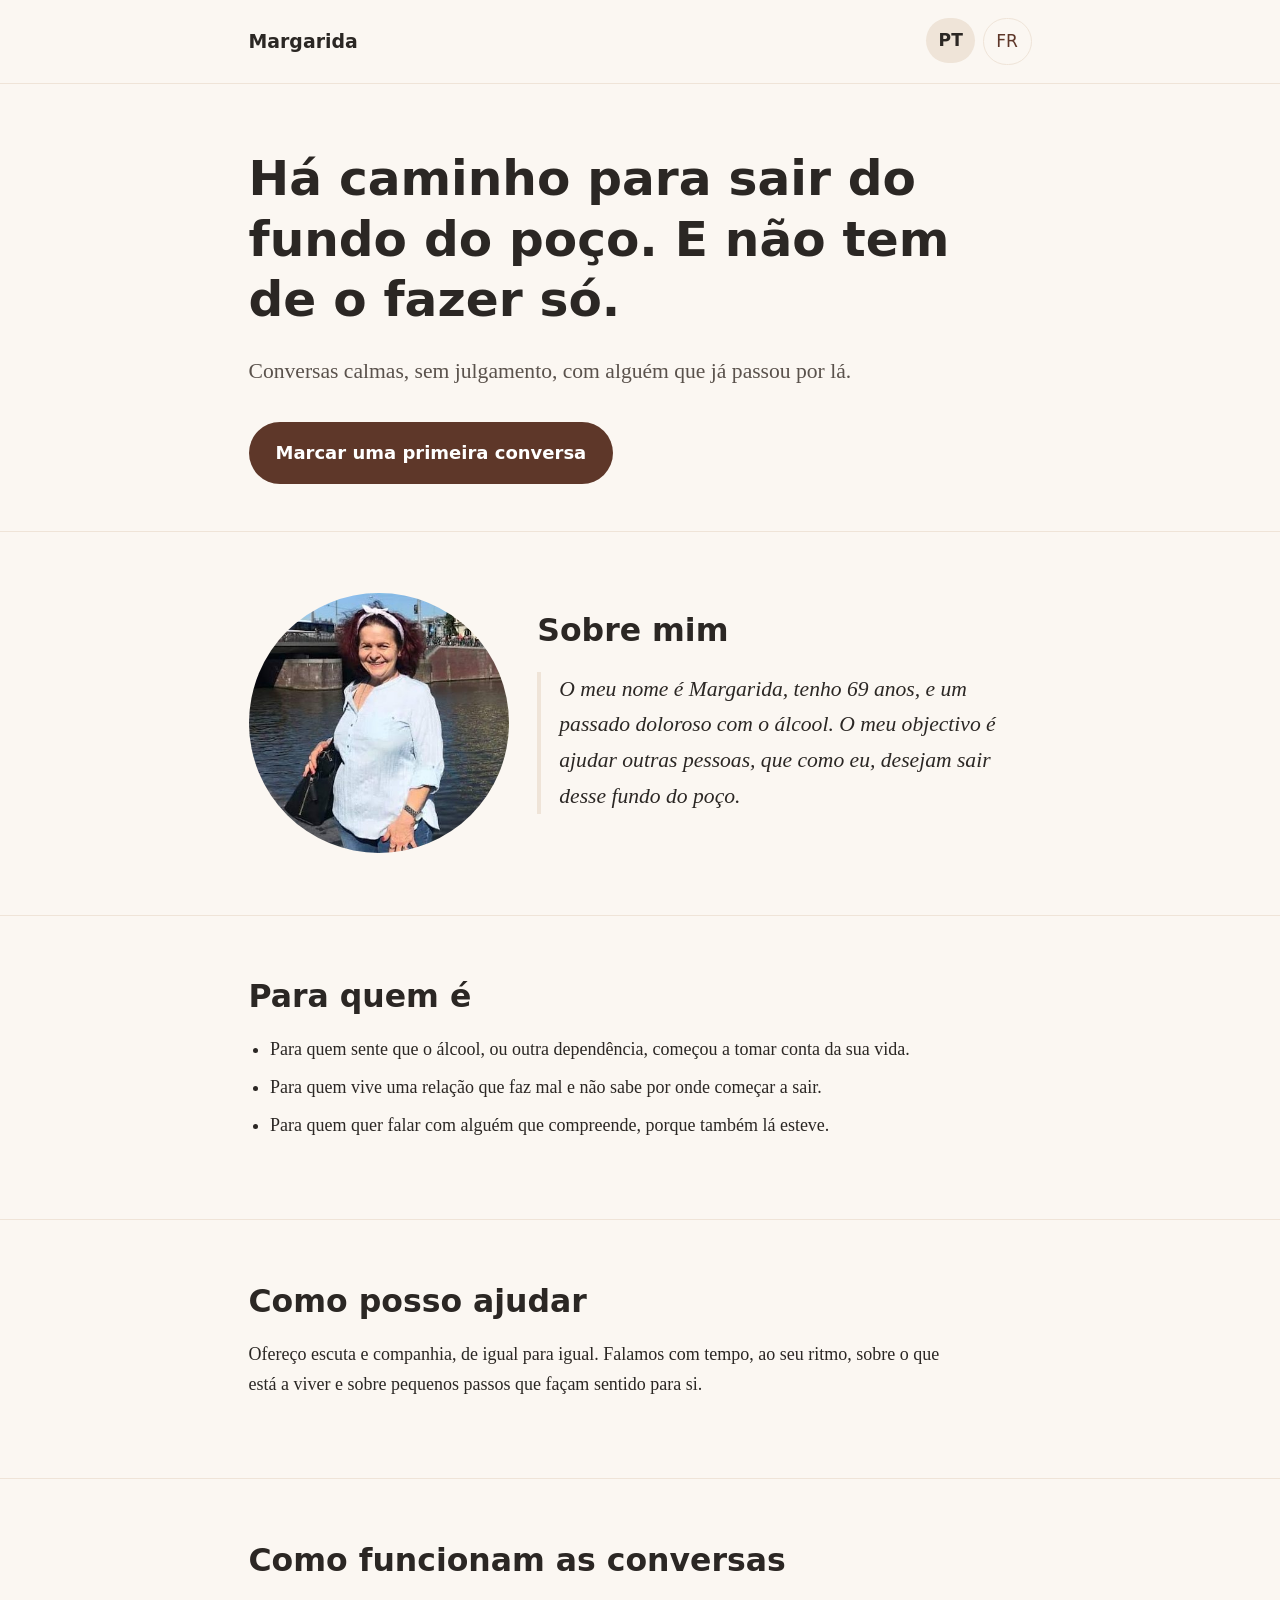
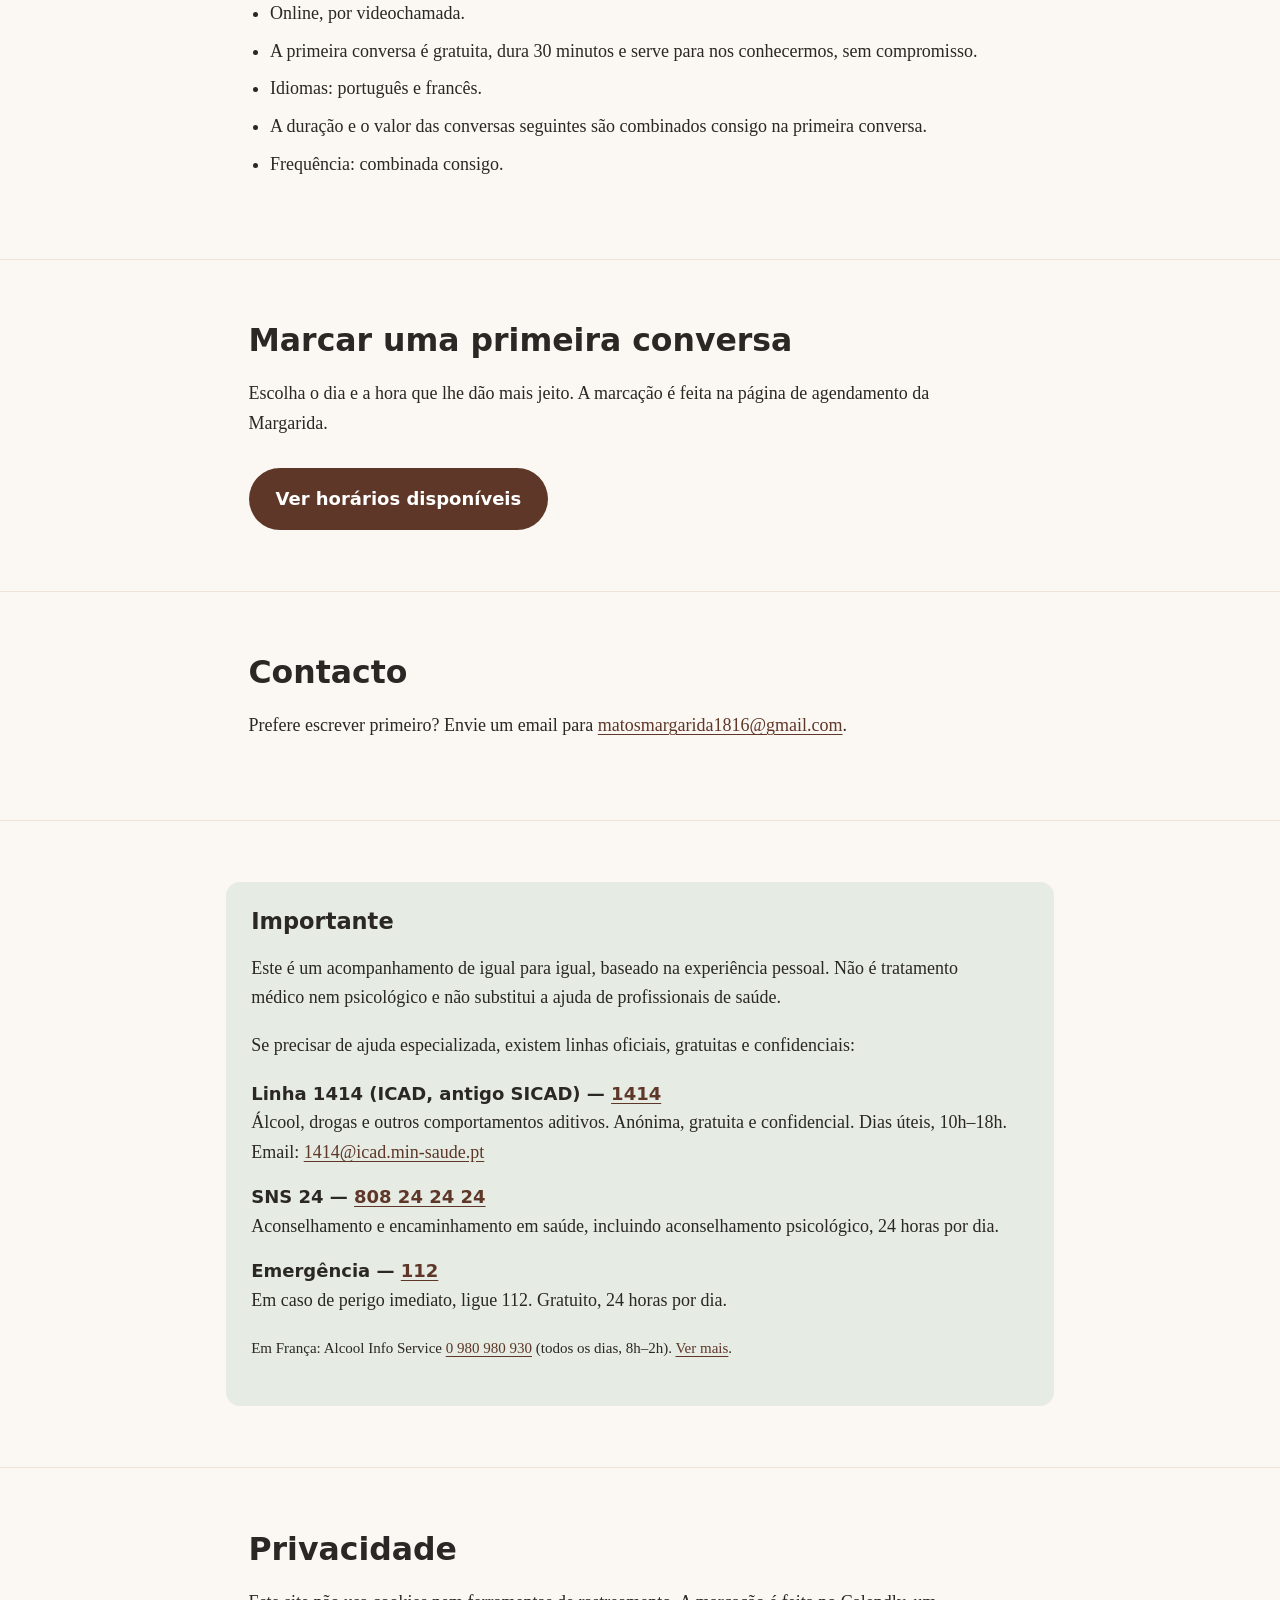
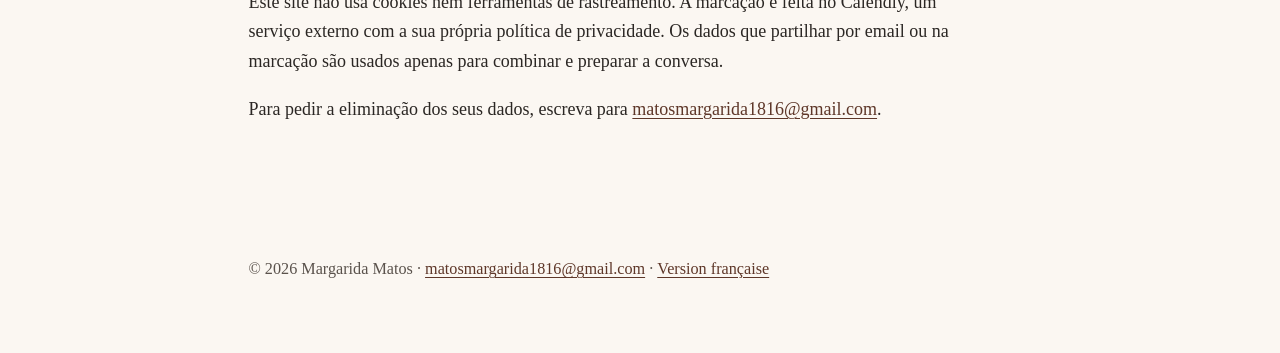
<file: index.html>
<!doctype html>
<html lang="pt-PT">
<head>
<meta charset="utf-8">
<meta name="viewport" content="width=device-width, initial-scale=1">
<title>Margarida</title>
<meta http-equiv="refresh" content="0; url=pt/">
<link rel="canonical" href="pt/">
<link rel="alternate" hreflang="pt" href="pt/">
<link rel="alternate" hreflang="fr" href="fr/">
<link rel="stylesheet" href="assets/style.css">
</head>
<body>
<main class="wrap" style="padding:3rem 1.25rem">
  <p><a href="pt/" lang="pt">Português</a> · <a href="fr/" lang="fr" hreflang="fr">Français</a></p>
</main>
</body>
</html>
</file>
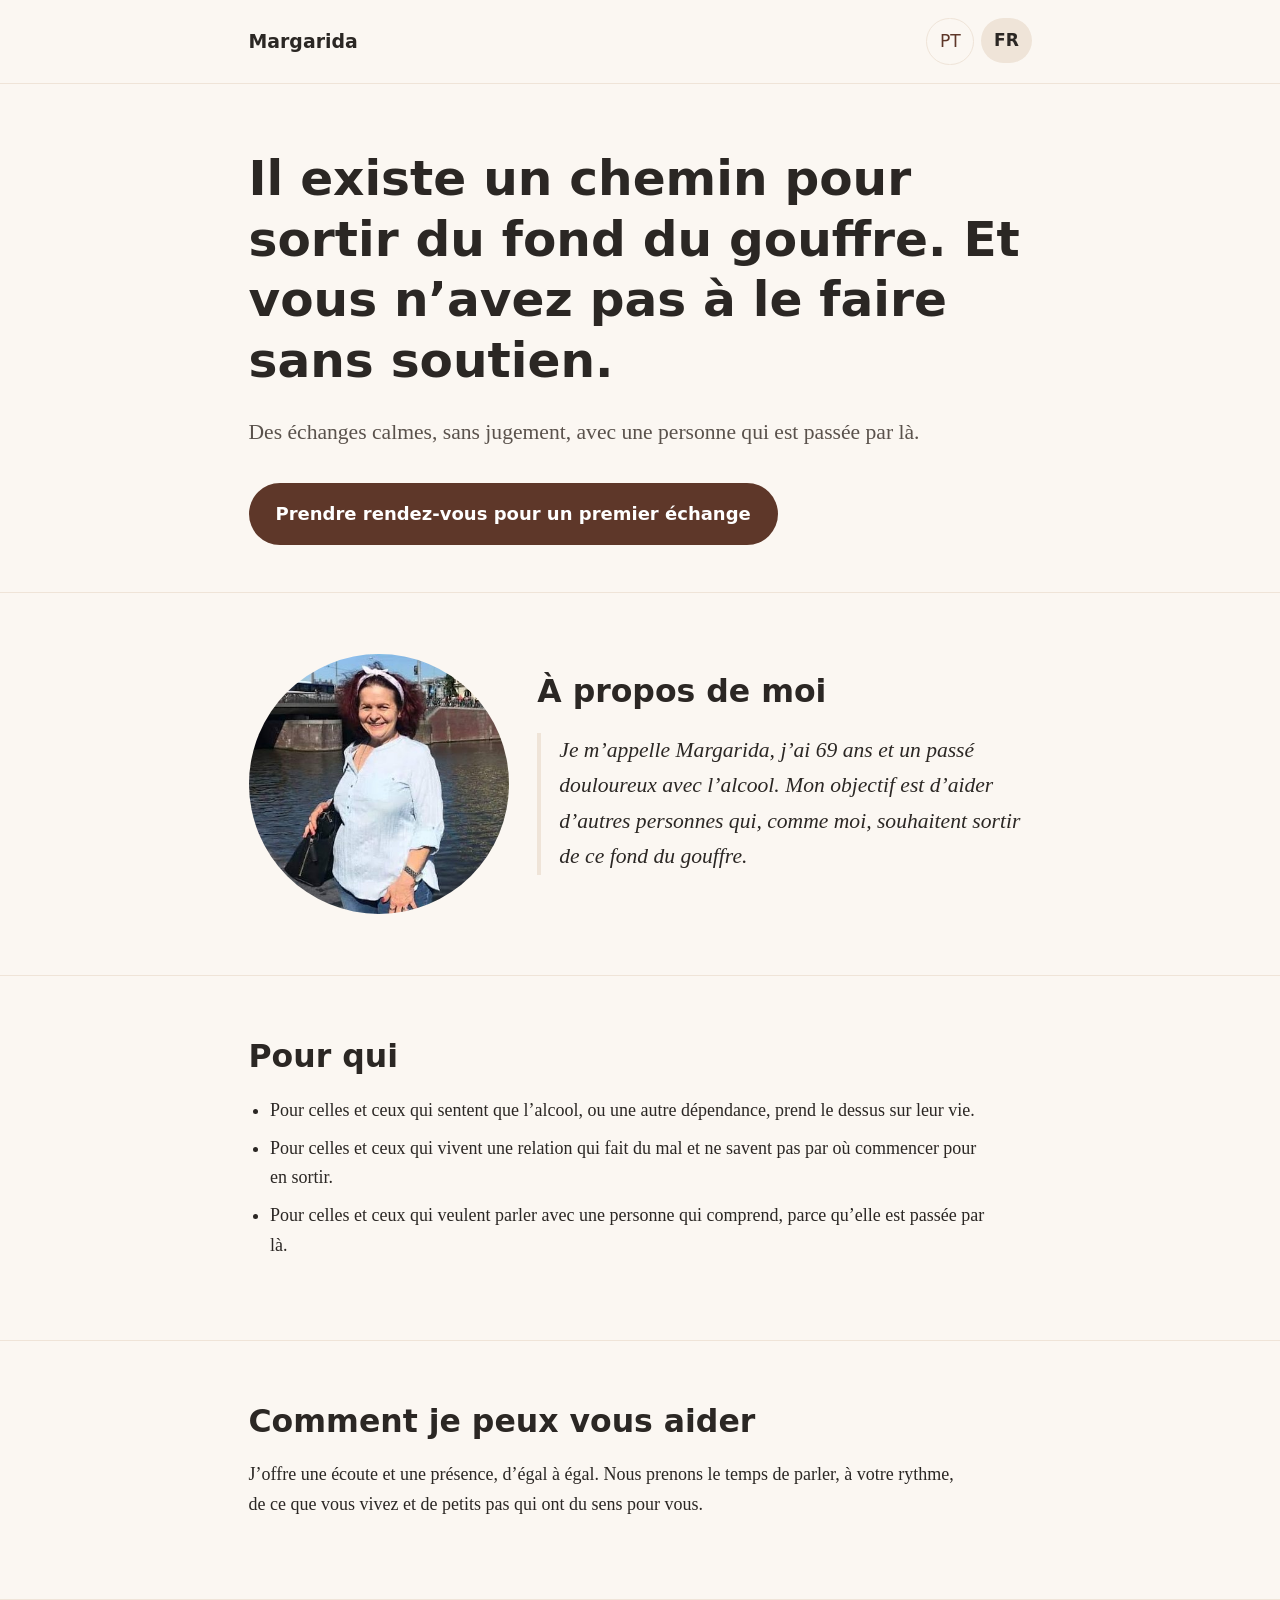
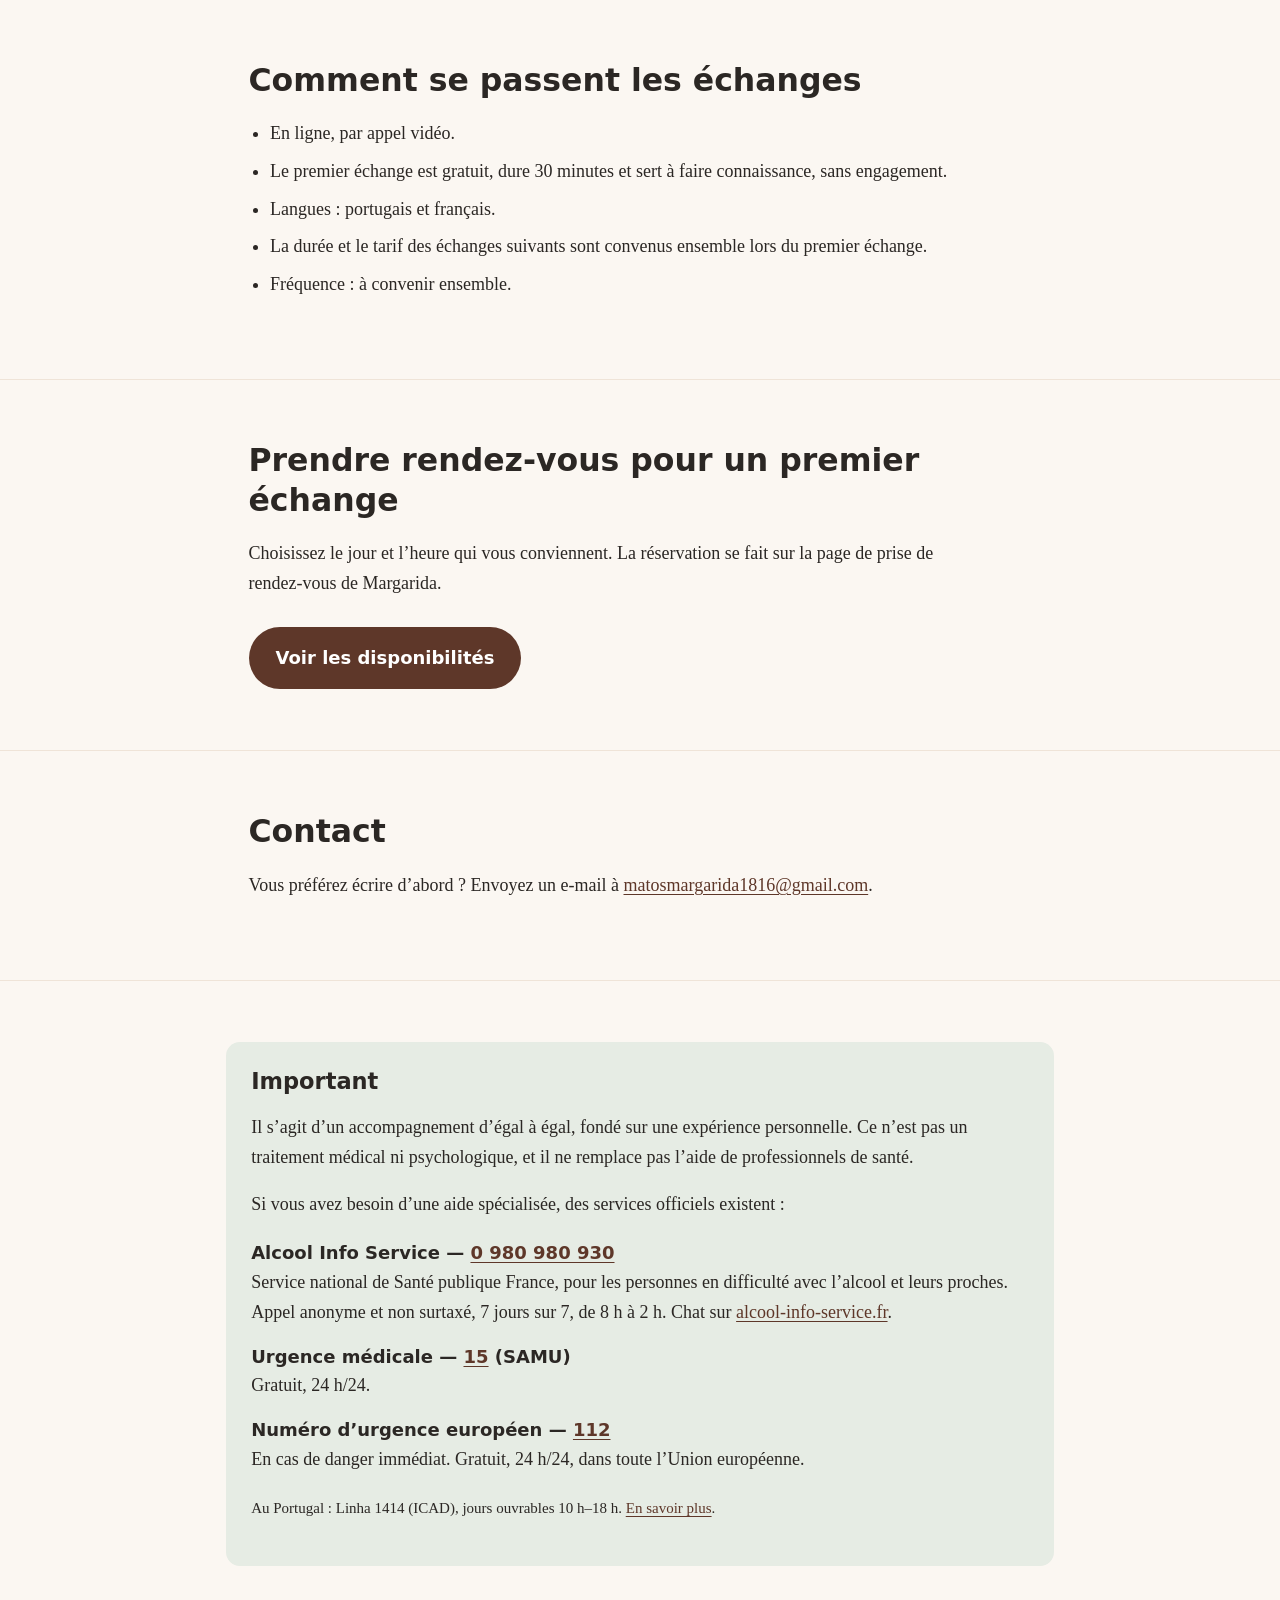
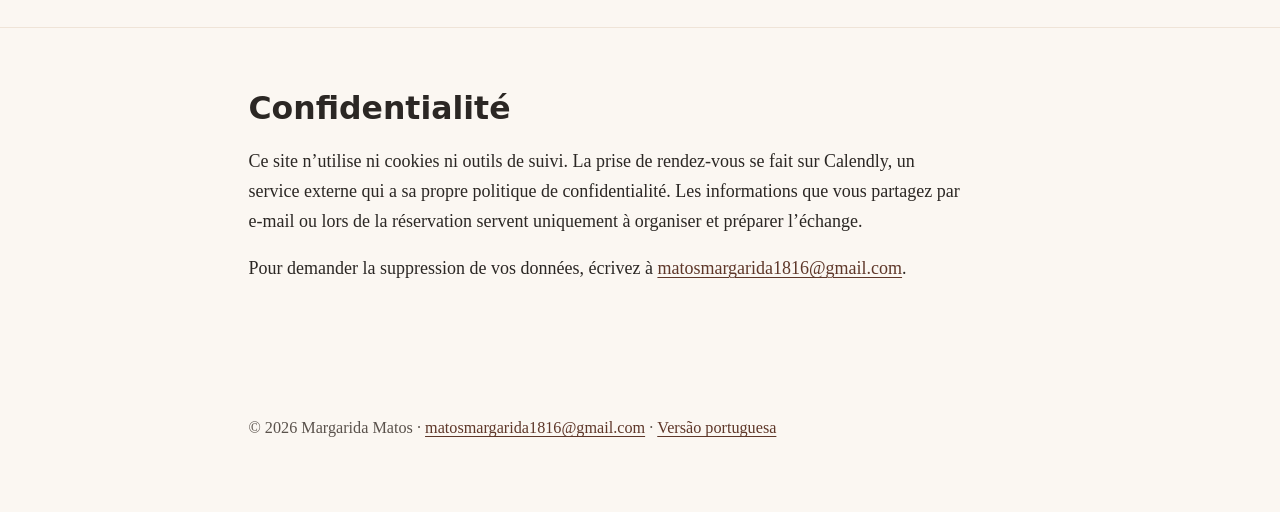
<file: fr/index.html>
<!doctype html>
<html lang="fr-FR">
<head>
<meta charset="utf-8">
<meta name="viewport" content="width=device-width, initial-scale=1">
<title>Margarida — Accompagnement pour sortir des dépendances qui font du mal</title>
<meta name="description" content="Margarida, 69 ans, a connu le fond du gouffre. Aujourd’hui, elle accompagne d’égal à égal celles et ceux qui souhaitent sortir d’une dépendance ou d’une relation qui fait du mal. Échanges en ligne, en portugais et en français.">
<link rel="alternate" hreflang="pt" href="../pt/">
<link rel="alternate" hreflang="fr" href="../fr/">
<link rel="alternate" hreflang="x-default" href="../pt/">
<meta property="og:type" content="website">
<meta property="og:locale" content="fr_FR">
<meta property="og:locale:alternate" content="pt_PT">
<meta property="og:title" content="Margarida — Il existe un chemin pour sortir du fond du gouffre">
<meta property="og:description" content="Un accompagnement d’égal à égal pour celles et ceux qui souhaitent sortir d’une dépendance ou d’une relation qui fait du mal.">
<meta property="og:image" content="https://jaurusnow.github.io/margarida/assets/margarida-square.jpg">
<meta property="og:image:alt" content="Margarida, souriante, au bord d’un canal par une journée ensoleillée.">
<link rel="stylesheet" href="../assets/style.css">
</head>
<body>
<a class="skip" href="#contenu">Aller au contenu</a>
<header class="site">
  <div class="wrap">
    <a class="brand" href="./">Margarida</a>
    <nav aria-label="Langue">
      <ul class="lang">
        <li><a href="../pt/" hreflang="pt" lang="pt">PT <span class="visually-hidden">— Português</span></a></li>
        <li><span aria-current="page" lang="fr">FR</span></li>
      </ul>
    </nav>
  </div>
</header>

<main id="contenu">
  <section class="hero" aria-labelledby="titre">
    <div class="wrap">
      <h1 id="titre">Il existe un chemin pour sortir du fond du gouffre. Et vous n’avez pas à le faire sans soutien.</h1>
      <p class="lead">Des échanges calmes, sans jugement, avec une personne qui est passée par là.</p>
      <a class="btn" href="#rdv">Prendre rendez-vous pour un premier échange</a>
    </div>
  </section>

  <section id="a-propos" aria-labelledby="a-propos-t">
    <div class="wrap about">
      <img src="../assets/margarida-square.jpg" width="420" height="420"
           alt="Margarida, souriante, en chemise bleu clair et bandeau dans les cheveux, au bord d’un canal par une journée ensoleillée.">
      <div>
        <h2 id="a-propos-t">À propos de moi</h2>
        <blockquote>
          <p>Je m’appelle Margarida, j’ai 69 ans et un passé douloureux avec l’alcool. Mon objectif est d’aider d’autres personnes qui, comme moi, souhaitent sortir de ce fond du gouffre.</p>
        </blockquote>
      </div>
    </div>
  </section>

  <section id="pour-qui" aria-labelledby="pour-qui-t">
    <div class="wrap">
      <h2 id="pour-qui-t">Pour qui</h2>
      <ul class="soft">
        <li>Pour celles et ceux qui sentent que l’alcool, ou une autre dépendance, prend le dessus sur leur vie.</li>
        <li>Pour celles et ceux qui vivent une relation qui fait du mal et ne savent pas par où commencer pour en sortir.</li>
        <li>Pour celles et ceux qui veulent parler avec une personne qui comprend, parce qu’elle est passée par là.</li>
      </ul>
    </div>
  </section>

  <section id="comment" aria-labelledby="comment-t">
    <div class="wrap">
      <h2 id="comment-t">Comment je peux vous aider</h2>
      <p>J’offre une écoute et une présence, d’égal à égal. Nous prenons le temps de parler, à votre rythme, de ce que vous vivez et de petits pas qui ont du sens pour vous.</p>
    </div>
  </section>

  <section id="seances" aria-labelledby="seances-t">
    <div class="wrap">
      <h2 id="seances-t">Comment se passent les échanges</h2>
      <ul class="soft">
        <li>En ligne, par appel vidéo.</li>
        <li>Le premier échange est gratuit, dure 30 minutes et sert à faire connaissance, sans engagement.</li>
        <li>Langues : portugais et français.</li>
        <li>La durée et le tarif des échanges suivants sont convenus ensemble lors du premier échange.</li>
        <li>Fréquence : à convenir ensemble.</li>
      </ul>
    </div>
  </section>

  <section id="rdv" aria-labelledby="rdv-t">
    <div class="wrap">
      <h2 id="rdv-t">Prendre rendez-vous pour un premier échange</h2>
      <p>Choisissez le jour et l’heure qui vous conviennent. La réservation se fait sur la page de prise de rendez-vous de Margarida.</p>
      <a class="btn" href="https://calendly.com/matosmargarida1816/primeira-conversa-premier-echange" rel="noopener" target="_blank">Voir les disponibilités<span class="visually-hidden"> (s’ouvre dans une nouvelle fenêtre)</span></a>
    </div>
  </section>

  <section id="contact" aria-labelledby="contact-t">
    <div class="wrap">
      <h2 id="contact-t">Contact</h2>
      <p>Vous préférez écrire d’abord ? Envoyez un e-mail à
        <a href="mailto:matosmargarida1816@gmail.com">matosmargarida1816@gmail.com</a>.</p>
    </div>
  </section>

  <section id="important" aria-labelledby="important-t">
    <div class="wrap note">
      <h2 id="important-t">Important</h2>
      <p>Il s’agit d’un accompagnement d’égal à égal, fondé sur une expérience personnelle. Ce n’est pas un traitement médical ni psychologique, et il ne remplace pas l’aide de professionnels de santé.</p>
      <p>Si vous avez besoin d’une aide spécialisée, des services officiels existent :</p>
      <dl>
        <dt>Alcool Info Service — <a href="tel:+33980980930">0 980 980 930</a></dt>
        <dd>Service national de Santé publique France, pour les personnes en difficulté avec l’alcool et leurs proches. Appel anonyme et non surtaxé, 7 jours sur 7, de 8 h à 2 h. Chat sur <a href="https://www.alcool-info-service.fr/" rel="noopener">alcool-info-service.fr</a>.</dd>
        <dt>Urgence médicale — <a href="tel:15">15</a> (SAMU)</dt>
        <dd>Gratuit, 24 h/24.</dd>
        <dt>Numéro d’urgence européen — <a href="tel:112">112</a></dt>
        <dd>En cas de danger immédiat. Gratuit, 24 h/24, dans toute l’Union européenne.</dd>
      </dl>
      <p><small>Au Portugal : Linha 1414 (ICAD), jours ouvrables 10 h–18 h. <a href="../pt/#importante" hreflang="pt">En savoir plus</a>.</small></p>
    </div>
  </section>

  <section id="confidentialite" aria-labelledby="confidentialite-t">
    <div class="wrap">
      <h2 id="confidentialite-t">Confidentialité</h2>
      <p>Ce site n’utilise ni cookies ni outils de suivi. La prise de rendez-vous se fait sur Calendly, un service externe qui a sa propre politique de confidentialité. Les informations que vous partagez par e-mail ou lors de la réservation servent uniquement à organiser et préparer l’échange.</p>
      <p>Pour demander la suppression de vos données, écrivez à <a href="mailto:matosmargarida1816@gmail.com">matosmargarida1816@gmail.com</a>.</p>
    </div>
  </section>
</main>

<footer>
  <div class="wrap">
    <p>© 2026 Margarida Matos · <a href="mailto:matosmargarida1816@gmail.com">matosmargarida1816@gmail.com</a> · <a href="../pt/" hreflang="pt" lang="pt">Versão portuguesa</a></p>
  </div>
</footer>
</body>
</html>
</file>
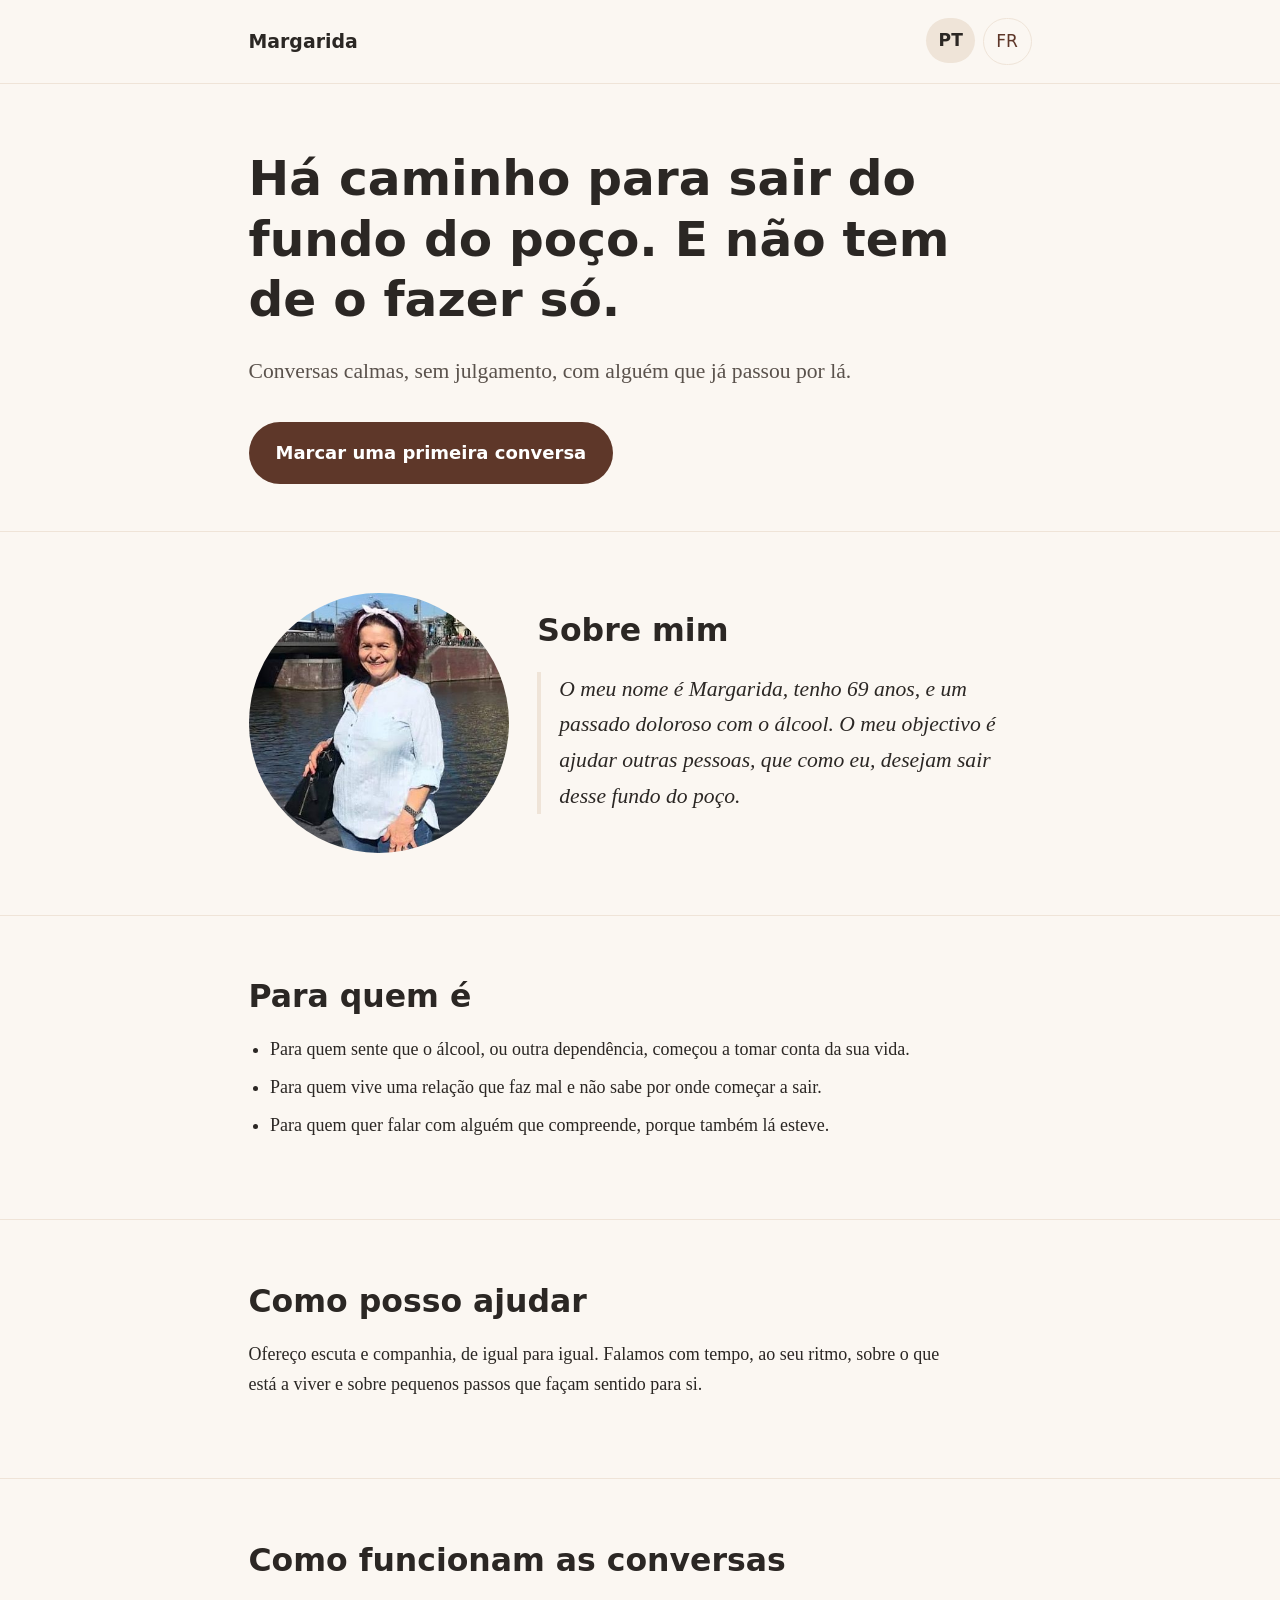
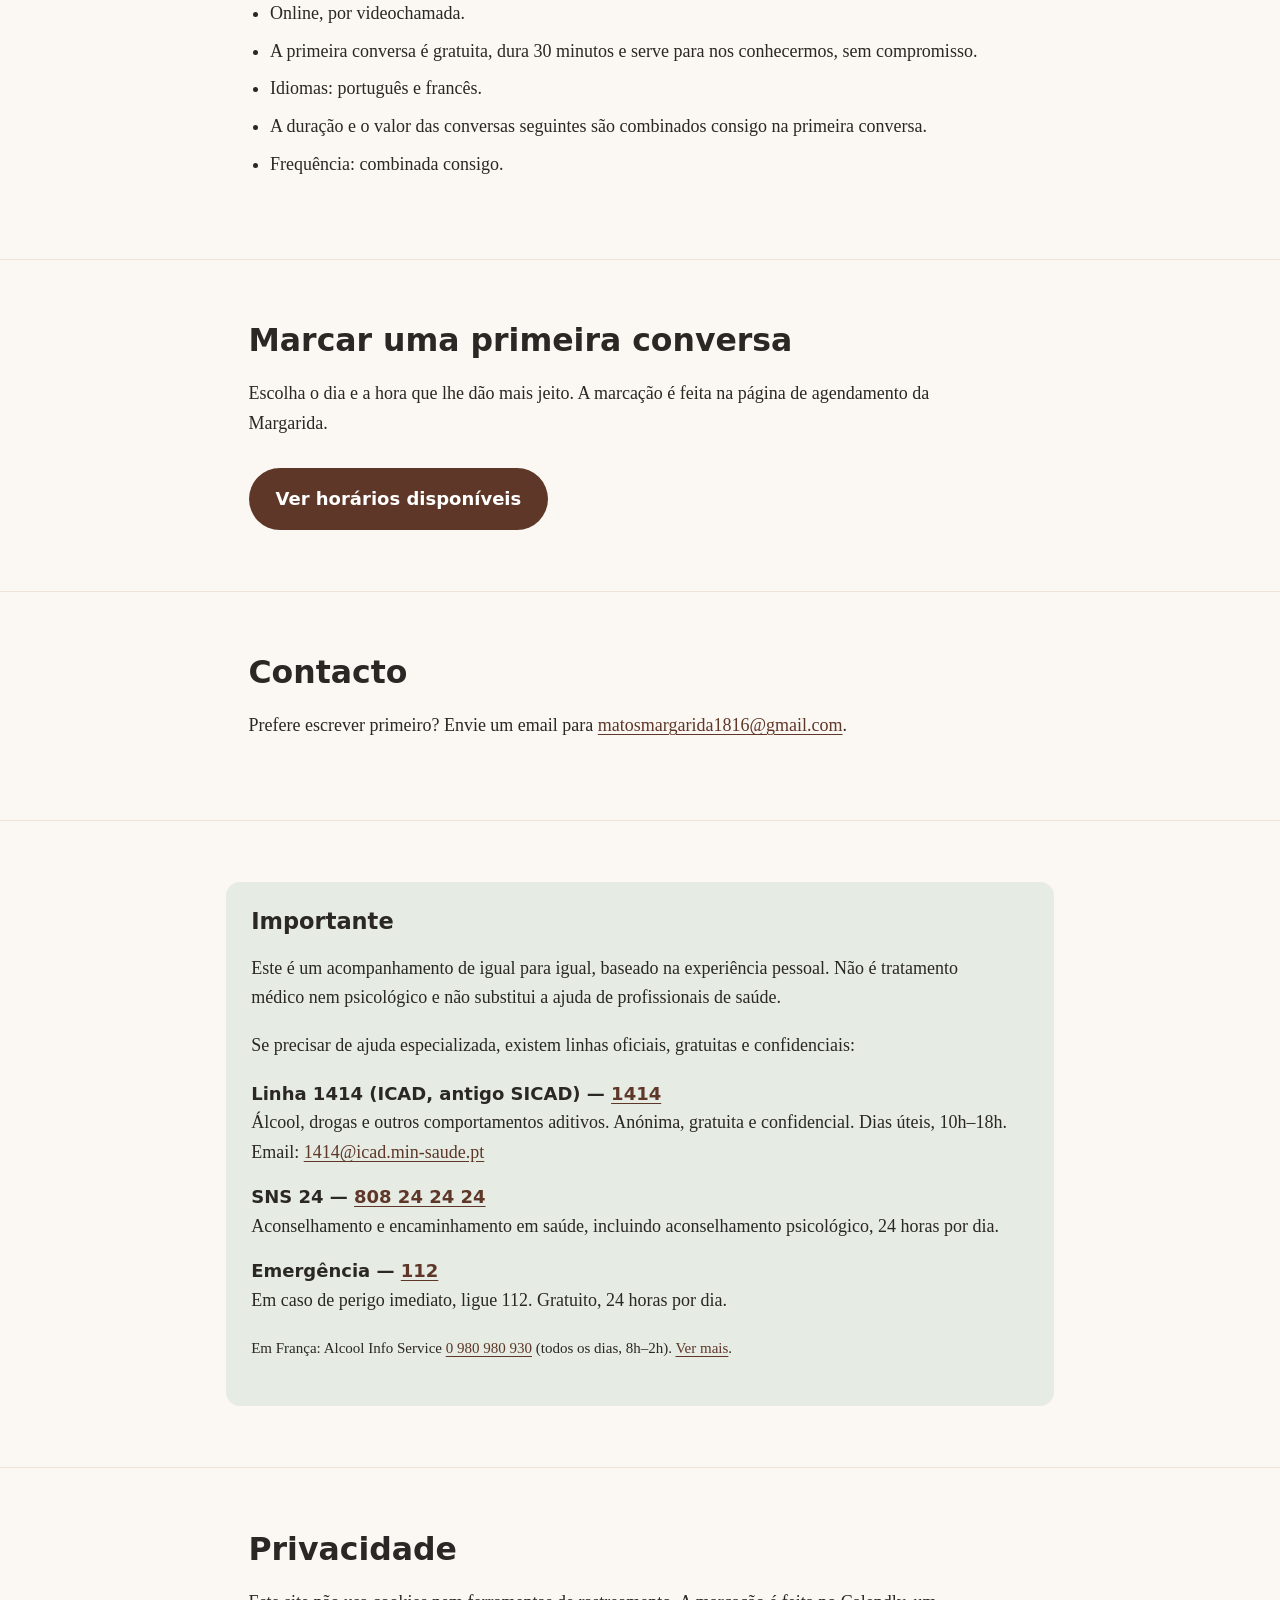
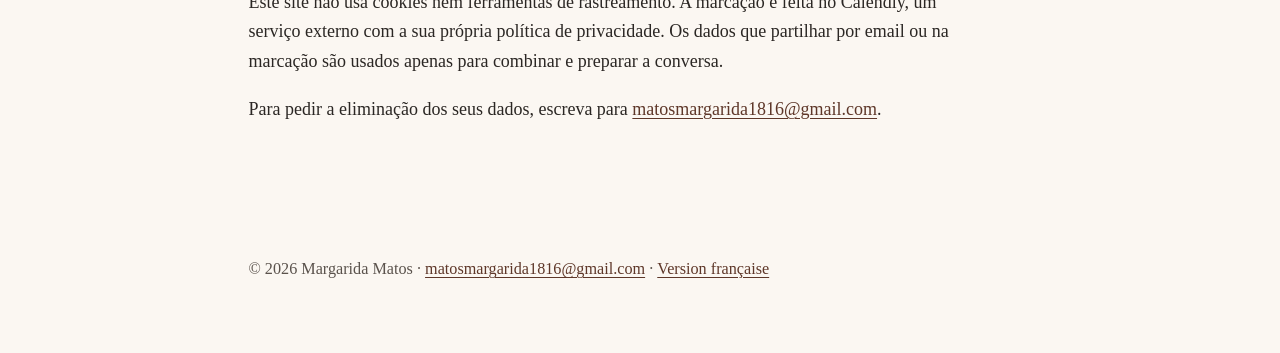
<file: pt/index.html>
<!doctype html>
<html lang="pt-PT">
<head>
<meta charset="utf-8">
<meta name="viewport" content="width=device-width, initial-scale=1">
<title>Margarida — Acompanhamento para sair de dependências que fazem mal</title>
<meta name="description" content="Margarida, 69 anos, conhece o fundo do poço. Hoje acompanha, de igual para igual, quem deseja sair de uma dependência ou relação que faz mal. Conversas online, em português e francês.">
<link rel="alternate" hreflang="pt" href="../pt/">
<link rel="alternate" hreflang="fr" href="../fr/">
<link rel="alternate" hreflang="x-default" href="../pt/">
<meta property="og:type" content="website">
<meta property="og:locale" content="pt_PT">
<meta property="og:locale:alternate" content="fr_FR">
<meta property="og:title" content="Margarida — Há caminho para sair do fundo do poço">
<meta property="og:description" content="Acompanhamento de igual para igual para quem deseja sair de uma dependência ou relação que faz mal.">
<meta property="og:image" content="https://jaurusnow.github.io/margarida/assets/margarida-square.jpg">
<meta property="og:image:alt" content="Margarida, sorridente, junto a um canal num dia de sol.">
<link rel="stylesheet" href="../assets/style.css">
</head>
<body>
<a class="skip" href="#conteudo">Saltar para o conteúdo</a>
<header class="site">
  <div class="wrap">
    <a class="brand" href="./">Margarida</a>
    <nav aria-label="Idioma">
      <ul class="lang">
        <li><span aria-current="page" lang="pt">PT</span></li>
        <li><a href="../fr/" hreflang="fr" lang="fr">FR <span class="visually-hidden">— Français</span></a></li>
      </ul>
    </nav>
  </div>
</header>

<main id="conteudo">
  <section class="hero" aria-labelledby="titulo">
    <div class="wrap">
      <h1 id="titulo">Há caminho para sair do fundo do poço. E não tem de o fazer só.</h1>
      <p class="lead">Conversas calmas, sem julgamento, com alguém que já passou por lá.</p>
      <a class="btn" href="#marcar">Marcar uma primeira conversa</a>
    </div>
  </section>

  <section id="sobre" aria-labelledby="sobre-t">
    <div class="wrap about">
      <img src="../assets/margarida-square.jpg" width="420" height="420"
           alt="Margarida, sorridente, de camisa azul-clara e fita no cabelo, junto a um canal num dia de sol.">
      <div>
        <h2 id="sobre-t">Sobre mim</h2>
        <blockquote>
          <p>O meu nome é Margarida, tenho 69 anos, e um passado doloroso com o álcool. O meu objectivo é ajudar outras pessoas, que como eu, desejam sair desse fundo do poço.</p>
        </blockquote>
      </div>
    </div>
  </section>

  <section id="para-quem" aria-labelledby="para-quem-t">
    <div class="wrap">
      <h2 id="para-quem-t">Para quem é</h2>
      <ul class="soft">
        <li>Para quem sente que o álcool, ou outra dependência, começou a tomar conta da sua vida.</li>
        <li>Para quem vive uma relação que faz mal e não sabe por onde começar a sair.</li>
        <li>Para quem quer falar com alguém que compreende, porque também lá esteve.</li>
      </ul>
    </div>
  </section>

  <section id="como" aria-labelledby="como-t">
    <div class="wrap">
      <h2 id="como-t">Como posso ajudar</h2>
      <p>Ofereço escuta e companhia, de igual para igual. Falamos com tempo, ao seu ritmo, sobre o que está a viver e sobre pequenos passos que façam sentido para si.</p>
    </div>
  </section>

  <section id="sessoes" aria-labelledby="sessoes-t">
    <div class="wrap">
      <h2 id="sessoes-t">Como funcionam as conversas</h2>
      <ul class="soft">
        <li>Online, por videochamada.</li>
        <li>A primeira conversa é gratuita, dura 30 minutos e serve para nos conhecermos, sem compromisso.</li>
        <li>Idiomas: português e francês.</li>
        <li>A duração e o valor das conversas seguintes são combinados consigo na primeira conversa.</li>
        <li>Frequência: combinada consigo.</li>
      </ul>
    </div>
  </section>

  <section id="marcar" aria-labelledby="marcar-t">
    <div class="wrap">
      <h2 id="marcar-t">Marcar uma primeira conversa</h2>
      <p>Escolha o dia e a hora que lhe dão mais jeito. A marcação é feita na página de agendamento da Margarida.</p>
      <a class="btn" href="https://calendly.com/matosmargarida1816/primeira-conversa-premier-echange" rel="noopener" target="_blank">Ver horários disponíveis<span class="visually-hidden"> (abre numa nova janela)</span></a>
    </div>
  </section>

  <section id="contacto" aria-labelledby="contacto-t">
    <div class="wrap">
      <h2 id="contacto-t">Contacto</h2>
      <p>Prefere escrever primeiro? Envie um email para
        <a href="mailto:matosmargarida1816@gmail.com">matosmargarida1816@gmail.com</a>.</p>
    </div>
  </section>

  <section id="importante" aria-labelledby="importante-t">
    <div class="wrap note">
      <h2 id="importante-t">Importante</h2>
      <p>Este é um acompanhamento de igual para igual, baseado na experiência pessoal. Não é tratamento médico nem psicológico e não substitui a ajuda de profissionais de saúde.</p>
      <p>Se precisar de ajuda especializada, existem linhas oficiais, gratuitas e confidenciais:</p>
      <dl>
        <dt>Linha 1414 (ICAD, antigo SICAD) — <a href="tel:1414">1414</a></dt>
        <dd>Álcool, drogas e outros comportamentos aditivos. Anónima, gratuita e confidencial. Dias úteis, 10h–18h. Email: <a href="mailto:1414@icad.min-saude.pt">1414@icad.min-saude.pt</a></dd>
        <dt>SNS 24 — <a href="tel:+351808242424">808 24 24 24</a></dt>
        <dd>Aconselhamento e encaminhamento em saúde, incluindo aconselhamento psicológico, 24 horas por dia.</dd>
        <dt>Emergência — <a href="tel:112">112</a></dt>
        <dd>Em caso de perigo imediato, ligue 112. Gratuito, 24 horas por dia.</dd>
      </dl>
      <p><small>Em França: Alcool Info Service <a href="tel:+33980980930">0 980 980 930</a> (todos os dias, 8h–2h). <a href="../fr/#important" hreflang="fr">Ver mais</a>.</small></p>
    </div>
  </section>

  <section id="privacidade" aria-labelledby="privacidade-t">
    <div class="wrap">
      <h2 id="privacidade-t">Privacidade</h2>
      <p>Este site não usa cookies nem ferramentas de rastreamento. A marcação é feita no Calendly, um serviço externo com a sua própria política de privacidade. Os dados que partilhar por email ou na marcação são usados apenas para combinar e preparar a conversa.</p>
      <p>Para pedir a eliminação dos seus dados, escreva para <a href="mailto:matosmargarida1816@gmail.com">matosmargarida1816@gmail.com</a>.</p>
    </div>
  </section>
</main>

<footer>
  <div class="wrap">
    <p>© 2026 Margarida Matos · <a href="mailto:matosmargarida1816@gmail.com">matosmargarida1816@gmail.com</a> · <a href="../fr/" hreflang="fr" lang="fr">Version française</a></p>
  </div>
</footer>
</body>
</html>
</file>
<file: assets/style.css>
/* Margarida — draft stylesheet. System fonts only, no external requests. */
:root{
  --bg:#fbf7f2; --surface:#ffffff; --text:#2b2724; --muted:#5a524c;
  --accent:#7a4a3a; --accent-dark:#5e3729; --soft:#efe4d8; --sage:#e6ece4;
  --todo-bg:#fff3c4; --todo-text:#5c4700; --radius:14px; --maxw:46rem;
}
*{box-sizing:border-box}
html{font-size:112.5%; -webkit-text-size-adjust:100%}
body{margin:0;background:var(--bg);color:var(--text);
  font-family:Georgia,"Iowan Old Style","Palatino Linotype",Palatino,"Times New Roman",serif;
  line-height:1.65}
h1,h2,h3{font-family:system-ui,-apple-system,"Segoe UI",Roboto,"Helvetica Neue",Arial,sans-serif;line-height:1.25;color:var(--text)}
h1{font-size:clamp(1.9rem,5vw,2.7rem);margin:.2em 0 .5em;font-weight:600}
h2{font-size:clamp(1.35rem,3.4vw,1.75rem);margin:0 0 .6em;font-weight:600}
p,li{max-width:40rem}
a{color:var(--accent-dark);text-underline-offset:.18em}
a:hover{color:var(--accent)}
:focus-visible{outline:3px solid var(--accent);outline-offset:3px;border-radius:4px}
.skip{position:absolute;left:-999px;top:0;background:#fff;padding:.6rem 1rem;z-index:10}
.skip:focus{left:1rem;top:1rem}
.wrap{max-width:var(--maxw);margin:0 auto;padding:0 1.25rem}
header.site{padding:1rem 0;border-bottom:1px solid var(--soft)}
header.site .wrap{display:flex;justify-content:space-between;align-items:center;gap:1rem;flex-wrap:wrap}
.brand{font-family:system-ui,-apple-system,"Segoe UI",Roboto,Arial,sans-serif;font-weight:600;font-size:1.05rem;text-decoration:none;color:var(--text)}
.lang{display:flex;gap:.4rem;list-style:none;margin:0;padding:0;font-family:system-ui,sans-serif;font-size:.95rem}
.lang a,.lang span{display:inline-block;padding:.35rem .7rem;border-radius:999px;text-decoration:none;min-height:44px;line-height:1.9}
.lang span[aria-current]{background:var(--soft);font-weight:600}
.lang a{border:1px solid var(--soft)}
section{padding:2.6rem 0;border-bottom:1px solid var(--soft)}
section:last-of-type{border-bottom:0}
.hero{padding:3rem 0 2.6rem}
.hero .lead{font-size:1.2rem;color:var(--muted)}
.btn{display:inline-block;background:var(--accent-dark);color:#fff;text-decoration:none;
  font-family:system-ui,sans-serif;font-weight:600;padding:.9rem 1.5rem;border-radius:999px;min-height:48px;margin-top:.6rem}
.btn:hover{background:var(--accent);color:#fff}
.about{display:grid;gap:1.6rem;align-items:center}
.about img{width:100%;max-width:260px;height:auto;border-radius:50%;display:block}
blockquote{margin:0;font-size:1.2rem;font-style:italic;border-left:4px solid var(--soft);padding-left:1rem}
ul.soft{padding-left:1.2rem} ul.soft li{margin:.45rem 0}
.card{background:var(--surface);border-radius:var(--radius);padding:1.3rem 1.4rem;border:1px solid var(--soft)}
.note{background:var(--sage);border-radius:var(--radius);padding:1.4rem}
.note h2{font-size:1.25rem}
.note dl{margin:0} .note dt{font-weight:700;margin-top:.8rem;font-family:system-ui,sans-serif}
.note dd{margin:0}
.todo{background:var(--todo-bg);color:var(--todo-text);font-family:system-ui,sans-serif;font-size:.85em;padding:.05em .35em;border-radius:4px;font-style:normal}
.draft-banner{background:var(--todo-bg);color:var(--todo-text);text-align:center;font-family:system-ui,sans-serif;font-size:.85rem;padding:.4rem}
footer{padding:2rem 0 3rem;color:var(--muted);font-size:.9rem}
@media (min-width:760px){
  .about{grid-template-columns:260px 1fr}
  section{padding:3.4rem 0}
}
@media (prefers-reduced-motion:no-preference){html{scroll-behavior:smooth}}
.visually-hidden{position:absolute!important;width:1px;height:1px;overflow:hidden;clip:rect(0 0 0 0);white-space:nowrap}
</file>
